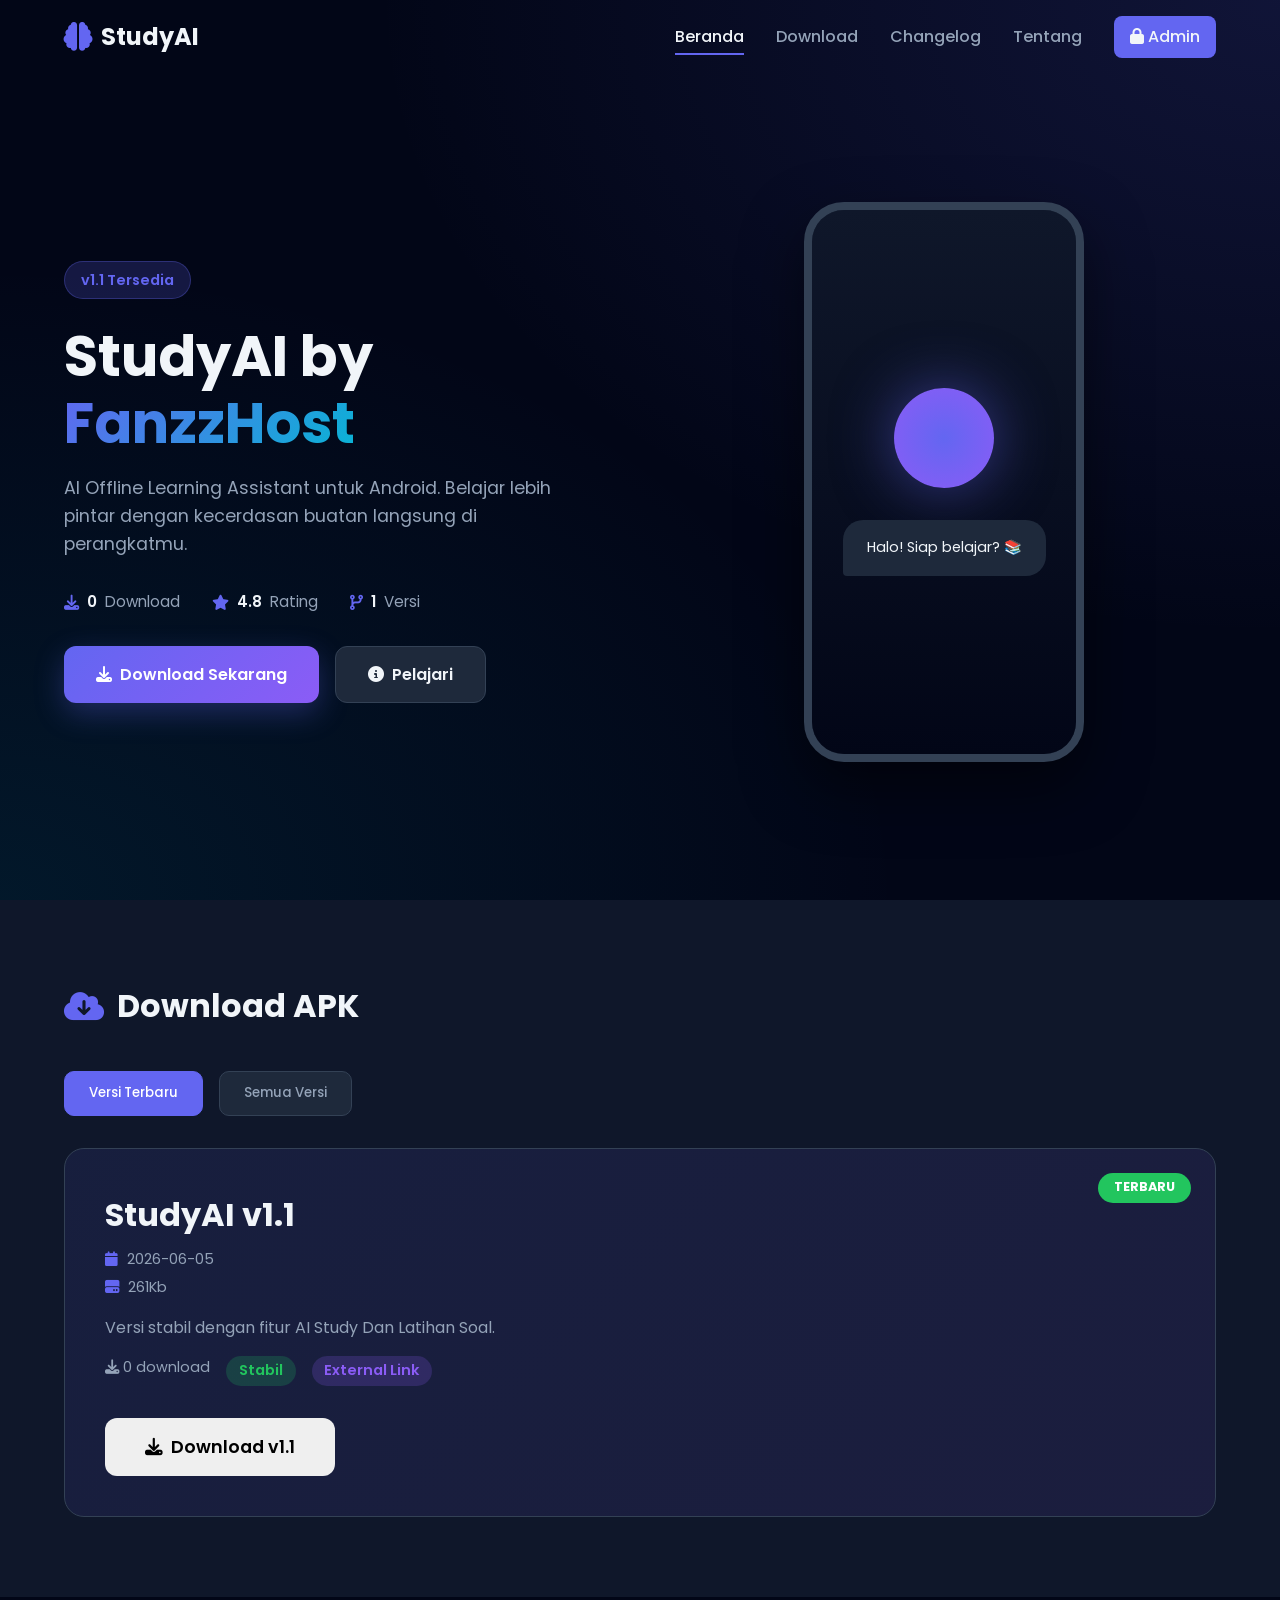
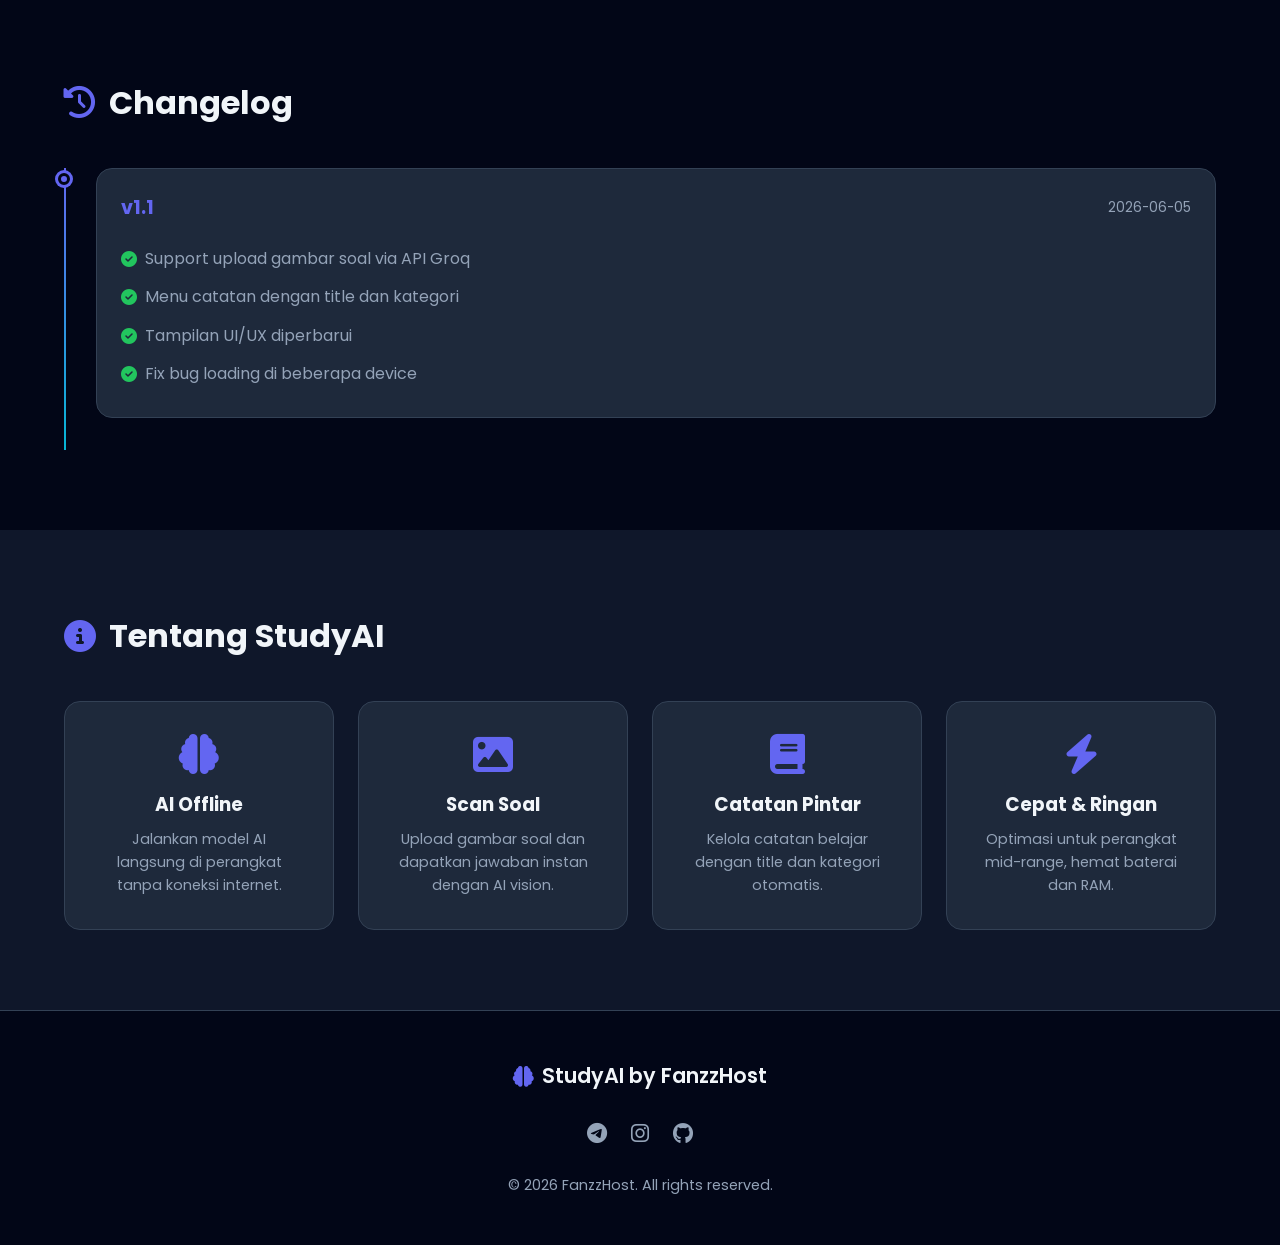
<file: index.html>
<!DOCTYPE html>
<html lang="id">
<head>
    <meta charset="UTF-8">
    <meta name="viewport" content="width=device-width, initial-scale=1.0">
    <title>StudyAI by FanzzHost - Download Portal</title>
    <link rel="stylesheet" href="style.css">
    <link href="https://fonts.googleapis.com/css2?family=Poppins:wght@300;400;500;600;700&display=swap" rel="stylesheet">
    <link rel="stylesheet" href="https://cdnjs.cloudflare.com/ajax/libs/font-awesome/6.4.0/css/all.min.css">
</head>
<body>
    <nav class="navbar">
        <div class="nav-brand"><i class="fas fa-brain"></i><span>StudyAI</span></div>
        <div class="nav-links">
            <a href="#home" class="active">Beranda</a>
            <a href="#download">Download</a>
            <a href="#changelog">Changelog</a>
            <a href="#about">Tentang</a>
            <a href="admin.html" class="admin-link"><i class="fas fa-lock"></i> Admin</a>
        </div>
        <div class="hamburger"><span></span><span></span><span></span></div>
    </nav>

    <section id="home" class="hero">
        <div class="hero-content">
            <div class="hero-badge">v<span id="latest-version">1.1</span> Tersedia</div>
            <h1>StudyAI by <span class="highlight">FanzzHost</span></h1>
            <p>AI Offline Learning Assistant untuk Android. Belajar lebih pintar dengan kecerdasan buatan langsung di perangkatmu.</p>
            <div class="hero-stats">
                <div class="stat"><i class="fas fa-download"></i><span id="total-downloads">0</span> Download</div>
                <div class="stat"><i class="fas fa-star"></i><span>4.8</span> Rating</div>
                <div class="stat"><i class="fas fa-code-branch"></i><span id="total-versions">0</span> Versi</div>
            </div>
            <div class="hero-buttons">
                <a href="#download" class="btn btn-primary"><i class="fas fa-download"></i> Download Sekarang</a>
                <a href="#about" class="btn btn-secondary"><i class="fas fa-info-circle"></i> Pelajari</a>
            </div>
        </div>
        <div class="hero-visual">
            <div class="phone-mockup">
                <div class="phone-screen">
                    <div class="ai-orb"></div>
                    <div class="chat-bubble">Halo! Siap belajar? 📚</div>
                </div>
            </div>
        </div>
    </section>

    <section id="download" class="download-section">
        <h2 class="section-title"><i class="fas fa-cloud-download-alt"></i> Download APK</h2>
        <div class="version-tabs">
            <button class="tab-btn active" data-tab="latest">Versi Terbaru</button>
            <button class="tab-btn" data-tab="all">Semua Versi</button>
        </div>
        <div id="latest-tab" class="tab-content active"><div class="latest-card" id="latest-card"></div></div>
        <div id="all-tab" class="tab-content"><div class="versions-grid" id="versions-grid"></div></div>
    </section>

    <section id="changelog" class="changelog-section">
        <h2 class="section-title"><i class="fas fa-history"></i> Changelog</h2>
        <div class="timeline" id="changelog-timeline"></div>
    </section>

    <section id="about" class="about-section">
        <h2 class="section-title"><i class="fas fa-info-circle"></i> Tentang StudyAI</h2>
        <div class="about-grid">
            <div class="about-card"><i class="fas fa-brain"></i><h3>AI Offline</h3><p>Jalankan model AI langsung di perangkat tanpa koneksi internet.</p></div>
            <div class="about-card"><i class="fas fa-image"></i><h3>Scan Soal</h3><p>Upload gambar soal dan dapatkan jawaban instan dengan AI vision.</p></div>
            <div class="about-card"><i class="fas fa-book"></i><h3>Catatan Pintar</h3><p>Kelola catatan belajar dengan title dan kategori otomatis.</p></div>
            <div class="about-card"><i class="fas fa-bolt"></i><h3>Cepat & Ringan</h3><p>Optimasi untuk perangkat mid-range, hemat baterai dan RAM.</p></div>
        </div>
    </section>

    <footer>
        <div class="footer-content">
            <div class="footer-brand"><i class="fas fa-brain"></i><span>StudyAI by FanzzHost</span></div>
            <div class="footer-links">
                <a href="https://t.me/fanzzhost" target="_blank"><i class="fab fa-telegram"></i></a>
                <a href="https://instagram.com/fanzzhost" target="_blank"><i class="fab fa-instagram"></i></a>
                <a href="https://github.com/fanzzhost" target="_blank"><i class="fab fa-github"></i></a>
            </div>
            <p class="footer-copy">&copy; 2026 FanzzHost. All rights reserved.</p>
        </div>
    </footer>

    <script src="data.js"></script>
    <script>
        window.addEventListener('scroll', () => {
            document.querySelector('.navbar').classList.toggle('scrolled', window.scrollY > 50);
        });
        document.querySelector('.hamburger').addEventListener('click', () => {
            document.querySelector('.nav-links').classList.toggle('active');
        });
        document.querySelectorAll('a[href^="#"]').forEach(anchor => {
            anchor.addEventListener('click', function(e) {
                e.preventDefault();
                document.querySelector(this.getAttribute('href')).scrollIntoView({ behavior: 'smooth' });
                document.querySelector('.nav-links').classList.remove('active');
            });
        });
        document.querySelectorAll('.tab-btn').forEach(btn => {
            btn.addEventListener('click', () => {
                document.querySelectorAll('.tab-btn').forEach(b => b.classList.remove('active'));
                document.querySelectorAll('.tab-content').forEach(c => c.classList.remove('active'));
                btn.classList.add('active');
                document.getElementById(btn.dataset.tab + '-tab').classList.add('active');
            });
        });

        function formatBytes(bytes) {
            if (bytes === 0) return '0 Bytes';
            const k = 1024, sizes = ['Bytes','KB','MB','GB'];
            const i = Math.floor(Math.log(bytes) / Math.log(k));
            return parseFloat((bytes / Math.pow(k, i)).toFixed(2)) + ' ' + sizes[i];
        }

        async function renderPortal() {
            const data = await Storage.getData();
            const versions = data.versions;
            document.getElementById('total-versions').textContent = versions.length;
            document.getElementById('total-downloads').textContent = versions.reduce((a,v) => a + (v.downloads || 0), 0);

            if (versions.length === 0) {
                document.getElementById('latest-card').innerHTML = '<p class="empty">Belum ada versi tersedia.</p>';
                document.getElementById('versions-grid').innerHTML = '<p class="empty">Belum ada versi tersedia.</p>';
                return;
            }

            const latest = versions[0];
            document.getElementById('latest-version').textContent = latest.version;
            const fileSize = latest.fileData ? formatBytes(latest.fileSize || 0) : (latest.size || 'Unknown');
            const downloadOnClick = latest.fileData
                ? `onclick="downloadLocalFile('${latest.id}')"`
                : `onclick="incrementDownload('${latest.id}', '${latest.link}')"`;

            document.getElementById('latest-card').innerHTML = `
                <div class="latest-badge">TERBARU</div>
                <div class="latest-info">
                    <h3>StudyAI v${latest.version}</h3>
                    <p class="latest-date"><i class="fas fa-calendar"></i> ${latest.date}</p>
                    <p class="latest-size"><i class="fas fa-hdd"></i> ${fileSize}</p>
                    <p class="latest-desc">${latest.description || 'Versi terbaru StudyAI dengan fitur terbaru.'}</p>
                    <div class="latest-meta">
                        <span><i class="fas fa-download"></i> ${latest.downloads || 0} download</span>
                        <span class="badge ${latest.status === 'stable' ? 'stable' : 'beta'}">${latest.status === 'stable' ? 'Stabil' : 'Beta'}</span>
                        ${latest.fileData ? '<span class="badge local">Local File</span>' : '<span class="badge external">External Link</span>'}
                    </div>
                </div>
                <button class="btn btn-download" ${downloadOnClick}>
                    <i class="fas fa-download"></i> Download v${latest.version}
                </button>
            `;

            document.getElementById('versions-grid').innerHTML = versions.map((v, i) => {
                const vSize = v.fileData ? formatBytes(v.fileSize || 0) : (v.size || 'Unknown');
                const vOnClick = v.fileData
                    ? `onclick="downloadLocalFile('${v.id}')"`
                    : `onclick="incrementDownload('${v.id}', '${v.link}')"`;
                return `
                <div class="version-card ${i === 0 ? 'highlight-card' : ''}">
                    <div class="version-header">
                        <h4>v${v.version}</h4>
                        <span class="badge ${v.status === 'stable' ? 'stable' : 'beta'}">${v.status === 'stable' ? 'Stabil' : 'Beta'}</span>
                    </div>
                    <p class="version-date"><i class="fas fa-calendar"></i> ${v.date}</p>
                    <p class="version-size"><i class="fas fa-hdd"></i> ${vSize}</p>
                    <p class="version-desc">${v.description || ''}</p>
                    <div class="version-footer">
                        <span><i class="fas fa-download"></i> ${v.downloads || 0}</span>
                        <button class="btn btn-small" ${vOnClick}>
                            <i class="fas fa-download"></i> Download
                        </button>
                    </div>
                </div>
            `}).join('');

            const logs = data.changelogs;
            document.getElementById('changelog-timeline').innerHTML = logs.length === 0
                ? '<p class="empty">Belum ada changelog.</p>'
                : logs.map(log => `
                    <div class="timeline-item">
                        <div class="timeline-dot"></div>
                        <div class="timeline-content">
                            <div class="timeline-header"><h4>v${log.version}</h4><span class="timeline-date">${log.date}</span></div>
                            <ul class="changelog-list">${log.changes.map(c => `<li><i class="fas fa-check-circle"></i> ${c}</li>`).join('')}</ul>
                        </div>
                    </div>
                `).join('');
        }

        function downloadLocalFile(id) {
            Storage.downloadFile(id);
        }

        async function incrementDownload(id, link) {
            await Storage.incrementDownload(id);
            setTimeout(renderPortal, 500);
            if (link && link !== '#') {
                window.open(link, '_blank');
            }
        }

        renderPortal();
    </script>
</body>
</html>
</file>
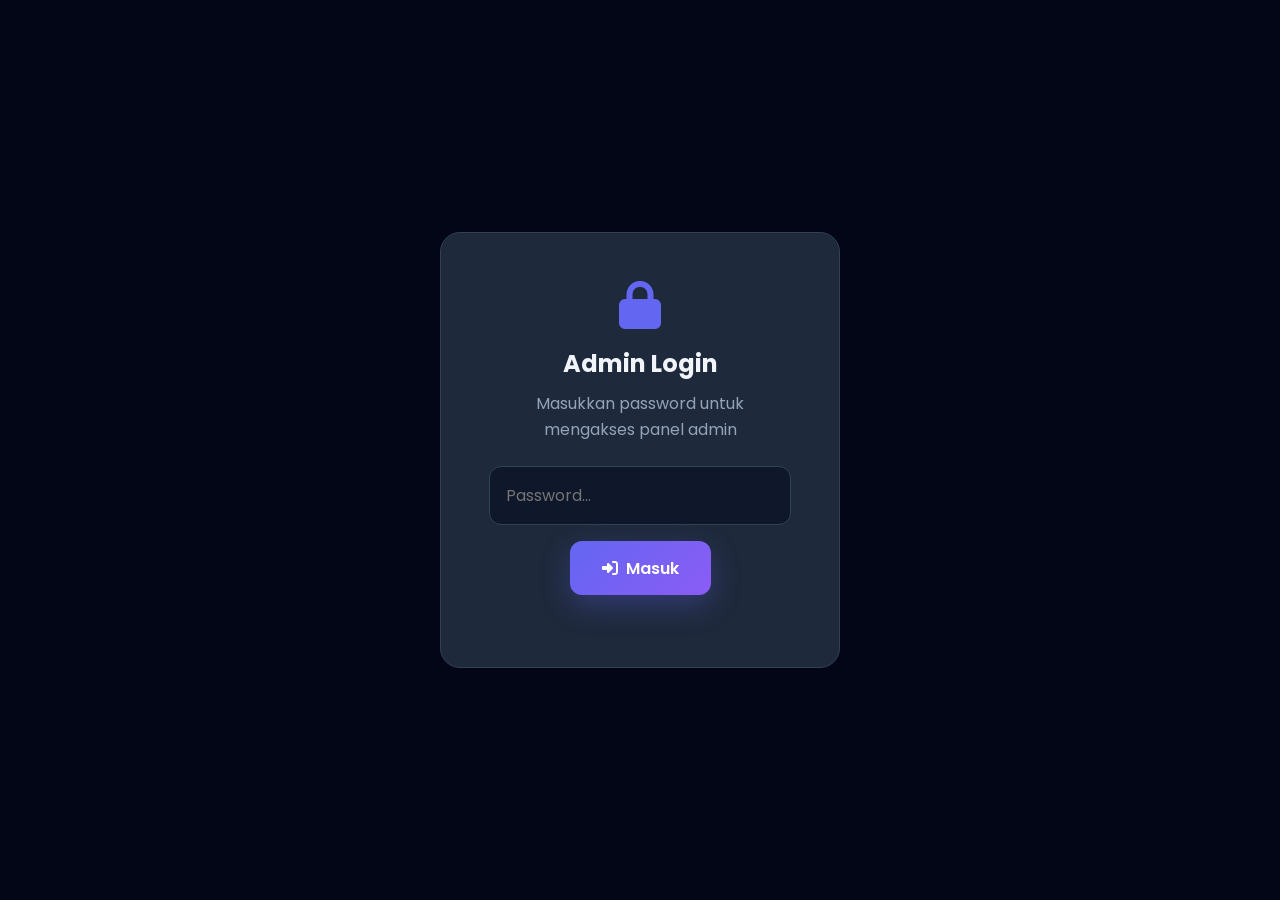
<file: admin.html>
<!DOCTYPE html>
<html lang="id">
<head>
    <meta charset="UTF-8">
    <meta name="viewport" content="width=device-width, initial-scale=1.0">
    <title>Admin Panel - StudyAI Portal</title>
    <link rel="stylesheet" href="style.css">
    <link href="https://fonts.googleapis.com/css2?family=Poppins:wght@300;400;500;600;700&display=swap" rel="stylesheet">
    <link rel="stylesheet" href="https://cdnjs.cloudflare.com/ajax/libs/font-awesome/6.4.0/css/all.min.css">
</head>
<body class="admin-body">
    <div id="login-overlay" class="login-overlay">
        <div class="login-box">
            <i class="fas fa-lock login-icon"></i>
            <h2>Admin Login</h2>
            <p>Masukkan password untuk mengakses panel admin</p>
            <input type="password" id="admin-pass" placeholder="Password..." autocomplete="off">
            <button onclick="checkLogin()" class="btn btn-primary"><i class="fas fa-sign-in-alt"></i> Masuk</button>
            <p id="login-error" class="login-error"></p>
        </div>
    </div>

    <div class="admin-layout" id="admin-layout" style="display:none;">
        <aside class="admin-sidebar">
            <div class="sidebar-brand">
                <i class="fas fa-brain"></i>
                <span>StudyAI Admin</span>
            </div>
            <nav class="sidebar-nav">
                <a href="#dashboard" class="active" onclick="showSection('dashboard')">
                    <i class="fas fa-tachometer-alt"></i> Dashboard
                </a>
                <a href="#versions" onclick="showSection('versions')">
                    <i class="fas fa-code-branch"></i> Kelola Versi
                </a>
                <a href="#changelogs" onclick="showSection('changelogs')">
                    <i class="fas fa-list-ul"></i> Changelog
                </a>
                <a href="#config" onclick="showSection('config')">
                    <i class="fas fa-cog"></i> GitHub DB
                </a>
                <a href="index.html">
                    <i class="fas fa-arrow-left"></i> Kembali ke Portal
                </a>
            </nav>
        </aside>

        <main class="admin-main">
            <header class="admin-header">
                <h1 id="page-title">Dashboard</h1>
                <div class="admin-user">
                    <i class="fas fa-user-shield"></i>
                    <span>Administrator</span>
                    <button onclick="logout()" class="btn btn-small btn-danger"><i class="fas fa-sign-out-alt"></i></button>
                </div>
            </header>

            <section id="dashboard-section" class="admin-section active">
                <div class="stats-grid">
                    <div class="stat-card blue">
                        <i class="fas fa-code-branch"></i>
                        <div><h3 id="dash-versions">0</h3><p>Total Versi</p></div>
                    </div>
                    <div class="stat-card green">
                        <i class="fas fa-download"></i>
                        <div><h3 id="dash-downloads">0</h3><p>Total Download</p></div>
                    </div>
                    <div class="stat-card purple">
                        <i class="fas fa-list-ul"></i>
                        <div><h3 id="dash-logs">0</h3><p>Total Changelog</p></div>
                    </div>
                    <div class="stat-card orange">
                        <i class="fas fa-calendar-check"></i>
                        <div><h3 id="dash-latest">-</h3><p>Versi Terbaru</p></div>
                    </div>
                </div>
                <div class="github-status-card" id="github-status-card">
                    <i class="fas fa-database"></i>
                    <div>
                        <h4>Status Database</h4>
                        <p id="db-status-text">Memeriksa...</p>
                    </div>
                </div>
                <div class="recent-section">
                    <h3><i class="fas fa-clock"></i> Versi Terbaru</h3>
                    <div class="table-responsive">
                        <table class="data-table">
                            <thead><tr><th>Versi</th><th>Tanggal</th><th>Status</th><th>Download</th><th>Link</th></tr></thead>
                            <tbody id="recent-versions"></tbody>
                        </table>
                    </div>
                </div>
            </section>

            <section id="versions-section" class="admin-section">
                <div class="section-header">
                    <h2><i class="fas fa-code-branch"></i> Kelola Versi APK</h2>
                    <button onclick="openModal('version')" class="btn btn-primary"><i class="fas fa-plus"></i> Tambah Versi</button>
                </div>
                <div class="table-responsive">
                    <table class="data-table">
                        <thead><tr><th>Versi</th><th>Tanggal</th><th>Ukuran</th><th>Status</th><th>Download</th><th>Tipe</th><th>Aksi</th></tr></thead>
                        <tbody id="versions-table"></tbody>
                    </table>
                </div>
            </section>

            <section id="changelogs-section" class="admin-section">
                <div class="section-header">
                    <h2><i class="fas fa-list-ul"></i> Kelola Changelog</h2>
                    <button onclick="openModal('changelog')" class="btn btn-primary"><i class="fas fa-plus"></i> Tambah Changelog</button>
                </div>
                <div class="table-responsive">
                    <table class="data-table">
                        <thead><tr><th>Versi</th><th>Tanggal</th><th>Perubahan</th><th>Aksi</th></tr></thead>
                        <tbody id="changelogs-table"></tbody>
                    </table>
                </div>
            </section>

            <section id="config-section" class="admin-section">
                <div class="section-header">
                    <h2><i class="fab fa-github"></i> Konfigurasi GitHub Database</h2>
                </div>

                <div class="config-wrapper">
                    <div class="config-card">
                        <div class="config-header">
                            <i class="fab fa-github"></i>
                            <div>
                                <h3>Hubungkan ke GitHub</h3>
                                <p>Data tersimpan di repository GitHub, semua pengunjung melihat data yang sama.</p>
                            </div>
                        </div>

                        <form id="config-form" onsubmit="saveConfig(event)">
                            <div class="form-row">
                                <div class="form-group">
                                    <label><i class="fas fa-user"></i> GitHub Owner</label>
                                    <input type="text" id="cfg-owner" placeholder="contoh: fanzzhost" required>
                                </div>
                                <div class="form-group">
                                    <label><i class="fas fa-folder"></i> Repository</label>
                                    <input type="text" id="cfg-repo" placeholder="contoh: studyai-data" required>
                                </div>
                            </div>
                            <div class="form-row">
                                <div class="form-group">
                                    <label><i class="fas fa-file"></i> File Path</label>
                                    <input type="text" id="cfg-path" value="data.json" required>
                                </div>
                                <div class="form-group">
                                    <label><i class="fas fa-code-branch"></i> Branch</label>
                                    <input type="text" id="cfg-branch" value="main" required>
                                </div>
                            </div>
                            <div class="form-group">
                                <label><i class="fas fa-key"></i> GitHub Token (Classic)</label>
                                <div class="token-input-wrapper">
                                    <input type="password" id="cfg-token" placeholder="ghp_xxxxxxxxxxxxxxxxxxxx" required>
                                    <button type="button" onclick="toggleTokenVisibility()" class="btn-toggle"><i class="fas fa-eye"></i></button>
                                </div>
                                <small class="form-hint">Token wajib punya scope <b>repo</b>. Buat di <a href="https://github.com/settings/tokens" target="_blank">github.com/settings/tokens</a></small>
                            </div>

                            <div class="config-actions">
                                <button type="submit" class="btn btn-primary"><i class="fas fa-save"></i> Simpan</button>
                                <button type="button" onclick="testConnection()" class="btn btn-info"><i class="fas fa-plug"></i> Cek Koneksi</button>
                                <button type="button" onclick="initDatabase()" class="btn btn-warning"><i class="fas fa-database"></i> Buat Database</button>
                                <button type="button" onclick="syncNow()" class="btn btn-success"><i class="fas fa-sync"></i> Sync Sekarang</button>
                            </div>
                        </form>

                        <div id="config-status" class="config-status"></div>

                        <div class="config-info">
                            <h4><i class="fas fa-book"></i> Cara Setup:</h4>
                            <ol>
                                <li>Buat repository baru di GitHub (bisa private)</li>
                                <li>Buat Personal Access Token di <a href="https://github.com/settings/tokens" target="_blank">Settings > Tokens</a></li>
                                <li>Centang scope <b>repo</b> (full control)</li>
                                <li>Isi form di atas, klik <b>Simpan</b></li>
                                <li>Klik <b>Cek Koneksi</b> untuk verifikasi</li>
                                <li>Klik <b>Buat Database</b> kalau file belum ada</li>
                                <li>Klik <b>Sync Sekarang</b> untuk push data lokal</li>
                            </ol>
                            <p class="config-note"><i class="fas fa-info-circle"></i> <b>Catatan:</b> File APK yang diupload hanya tersimpan di localStorage device ini. Data di GitHub hanya menyimpan metadata (versi, link, download count, changelog) agar tidak error 422.</p>
                        </div>
                    </div>
                </div>
            </section>
        </main>
    </div>

    <div id="version-modal" class="modal">
        <div class="modal-content">
            <div class="modal-header">
                <h3 id="version-modal-title">Tambah Versi Baru</h3>
                <button onclick="closeModal('version')" class="btn-close"><i class="fas fa-times"></i></button>
            </div>
            <form id="version-form" onsubmit="saveVersion(event)">
                <input type="hidden" id="v-id">
                <div class="form-group">
                    <label>Versi (contoh: 1.2)</label>
                    <input type="text" id="v-version" required placeholder="1.2">
                </div>
                <div class="form-row">
                    <div class="form-group"><label>Tanggal</label><input type="date" id="v-date" required></div>
                    <div class="form-group">
                        <label>Status</label>
                        <select id="v-status"><option value="stable">Stabil</option><option value="beta">Beta</option></select>
                    </div>
                </div>
                <div class="form-group">
                    <label>Tipe File</label>
                    <select id="v-type" onchange="toggleFileType()">
                        <option value="link">External Link (MediaFire, dll)</option>
                        <option value="upload">Upload APK Langsung (Hanya Local)</option>
                    </select>
                </div>
                <div id="link-input" class="form-group">
                    <label>Link Download</label>
                    <input type="url" id="v-link" placeholder="https://...">
                </div>
                <div id="upload-input" class="form-group" style="display:none;">
                    <label>Upload File APK <span class="label-badge">Local Only</span></label>
                    <div class="file-upload-area" id="file-drop-zone">
                        <i class="fas fa-cloud-upload-alt"></i>
                        <p>Drag & drop file APK di sini</p>
                        <p>atau <span class="upload-text">klik untuk browse</span></p>
                        <input type="file" id="v-file" accept=".apk" onchange="handleFileSelect(event)">
                    </div>
                    <div id="file-info" class="file-info" style="display:none;">
                        <i class="fas fa-file-archive"></i>
                        <span id="file-name">-</span>
                        <span id="file-size">-</span>
                        <button type="button" onclick="clearFile()" class="btn-icon btn-delete"><i class="fas fa-times"></i></button>
                    </div>
                    <small class="form-hint warn">File APK tidak akan di-sync ke GitHub. Hanya tersimpan di browser ini.</small>
                </div>
                <div class="form-group">
                    <label>Deskripsi Singkat</label>
                    <textarea id="v-desc" rows="2" placeholder="Deskripsi versi..."></textarea>
                </div>
                <div class="modal-footer">
                    <button type="button" onclick="closeModal('version')" class="btn btn-secondary">Batal</button>
                    <button type="submit" class="btn btn-primary"><i class="fas fa-save"></i> Simpan</button>
                </div>
            </form>
        </div>
    </div>

    <div id="changelog-modal" class="modal">
        <div class="modal-content">
            <div class="modal-header">
                <h3 id="changelog-modal-title">Tambah Changelog</h3>
                <button onclick="closeModal('changelog')" class="btn-close"><i class="fas fa-times"></i></button>
            </div>
            <form id="changelog-form" onsubmit="saveChangelog(event)">
                <input type="hidden" id="c-id">
                <div class="form-row">
                    <div class="form-group"><label>Versi</label><input type="text" id="c-version" required placeholder="1.2"></div>
                    <div class="form-group"><label>Tanggal</label><input type="date" id="c-date" required></div>
                </div>
                <div class="form-group">
                    <label>Daftar Perubahan (satu per baris)</label>
                    <textarea id="c-changes" rows="5" required placeholder="Fix bug login&#10;Tambah fitur dark mode&#10;Optimasi performa"></textarea>
                </div>
                <div class="modal-footer">
                    <button type="button" onclick="closeModal('changelog')" class="btn btn-secondary">Batal</button>
                    <button type="submit" class="btn btn-primary"><i class="fas fa-save"></i> Simpan</button>
                </div>
            </form>
        </div>
    </div>

    <script src="data.js"></script>
    <script>
        const ADMIN_PASS = 'admin123';
        let currentFileData = null, currentFileName = '', currentFileSize = 0;

        if (localStorage.getItem('admin_logged') === 'true') {
            document.getElementById('login-overlay').style.display = 'none';
            document.getElementById('admin-layout').style.display = 'flex';
            renderAdmin();
        }

        function checkLogin() {
            const pass = document.getElementById('admin-pass').value;
            if (pass === ADMIN_PASS) {
                localStorage.setItem('admin_logged', 'true');
                document.getElementById('login-overlay').style.display = 'none';
                document.getElementById('admin-layout').style.display = 'flex';
                renderAdmin();
            } else {
                document.getElementById('login-error').textContent = 'Password salah!';
                document.getElementById('admin-pass').value = '';
            }
        }
        function logout() { localStorage.removeItem('admin_logged'); location.reload(); }
        document.getElementById('admin-pass').addEventListener('keypress', e => { if (e.key === 'Enter') checkLogin(); });

        function showSection(section) {
            document.querySelectorAll('.admin-section').forEach(s => s.classList.remove('active'));
            document.getElementById(section + '-section').classList.add('active');
            document.querySelectorAll('.sidebar-nav a').forEach(a => a.classList.remove('active'));
            event.target.classList.add('active');
            const titles = { dashboard: 'Dashboard', versions: 'Kelola Versi', changelogs: 'Kelola Changelog', config: 'Konfigurasi GitHub' };
            document.getElementById('page-title').textContent = titles[section];
            renderAdmin();
        }

        function formatBytes(bytes) {
            if (bytes === 0) return '0 Bytes';
            const k = 1024, sizes = ['Bytes','KB','MB','GB'];
            const i = Math.floor(Math.log(bytes) / Math.log(k));
            return parseFloat((bytes / Math.pow(k, i)).toFixed(2)) + ' ' + sizes[i];
        }

        async function renderAdmin() {
            const data = await Storage.getData();
            document.getElementById('dash-versions').textContent = data.versions.length;
            document.getElementById('dash-downloads').textContent = data.versions.reduce((a,v) => a + (v.downloads || 0), 0);
            document.getElementById('dash-logs').textContent = data.changelogs.length;
            document.getElementById('dash-latest').textContent = data.versions[0]?.version || '-';

            const cfg = Storage.getConfig();
            const statusCard = document.getElementById('github-status-card');
            const statusText = document.getElementById('db-status-text');
            if (Storage.isGithubEnabled()) {
                statusCard.className = 'github-status-card connected';
                statusText.innerHTML = `<i class="fas fa-check-circle"></i> GitHub DB aktif: <b>${cfg.owner}/${cfg.repo}</b>`;
            } else {
                statusCard.className = 'github-status-card local';
                statusText.innerHTML = `<i class="fas fa-hdd"></i> Local Storage (tidak tersinkron)`;
            }

            document.getElementById('recent-versions').innerHTML = data.versions.slice(0,5).map(v => {
                const vSize = v.fileData ? formatBytes(v.fileSize || 0) : (v.size || '-');
                return `<tr><td><strong>v${v.version}</strong></td><td>${v.date}</td><td><span class="badge ${v.status==='stable'?'stable':'beta'}">${v.status==='stable'?'Stabil':'Beta'}</span></td><td>${v.downloads||0}</td><td><a href="${v.link||'#'}" target="_blank" class="link-small"><i class="fas fa-external-link-alt"></i></a></td></tr>`;
            }).join('') || '<tr><td colspan="5" class="empty-cell">Belum ada data</td></tr>';

            document.getElementById('versions-table').innerHTML = data.versions.map(v => {
                const vSize = v.fileData ? formatBytes(v.fileSize || 0) : (v.size || '-');
                return `<tr><td><strong>v${v.version}</strong></td><td>${v.date}</td><td>${vSize}</td><td><span class="badge ${v.status==='stable'?'stable':'beta'}">${v.status==='stable'?'Stabil':'Beta'}</span></td><td>${v.downloads||0}</td><td>${v.fileData?'<span class="badge local">Local File</span>':'<span class="badge external">External</span>'}</td><td class="actions"><button onclick="editVersion('${v.id}')" class="btn-icon btn-edit"><i class="fas fa-edit"></i></button><button onclick="deleteVersion('${v.id}')" class="btn-icon btn-delete"><i class="fas fa-trash"></i></button></td></tr>`;
            }).join('') || '<tr><td colspan="7" class="empty-cell">Belum ada data. Klik "Tambah Versi" untuk menambahkan.</td></tr>';

            document.getElementById('changelogs-table').innerHTML = data.changelogs.map(c => `<tr><td><strong>v${c.version}</strong></td><td>${c.date}</td><td><ul class="table-list">${c.changes.map(ch=>`<li>${ch}</li>`).join('')}</ul></td><td class="actions"><button onclick="editChangelog('${c.id}')" class="btn-icon btn-edit"><i class="fas fa-edit"></i></button><button onclick="deleteChangelog('${c.id}')" class="btn-icon btn-delete"><i class="fas fa-trash"></i></button></td></tr>`).join('') || '<tr><td colspan="4" class="empty-cell">Belum ada data. Klik "Tambah Changelog" untuk menambahkan.</td></tr>';

            if (cfg.owner) document.getElementById('cfg-owner').value = cfg.owner;
            if (cfg.repo) document.getElementById('cfg-repo').value = cfg.repo;
            if (cfg.path) document.getElementById('cfg-path').value = cfg.path;
            if (cfg.token) document.getElementById('cfg-token').value = cfg.token;
            if (cfg.branch) document.getElementById('cfg-branch').value = cfg.branch;
        }

        function toggleFileType() {
            const type = document.getElementById('v-type').value;
            document.getElementById('link-input').style.display = type === 'link' ? 'block' : 'none';
            document.getElementById('upload-input').style.display = type === 'upload' ? 'block' : 'none';
        }
        function handleFileSelect(event) {
            const file = event.target.files[0];
            if (!file) return;
            if (!file.name.endsWith('.apk')) { alert('Hanya file APK!'); return; }
            if (file.size > 50*1024*1024) { alert('Maksimal 50MB!'); return; }
            const reader = new FileReader();
            reader.onload = function(e) {
                currentFileData = e.target.result; currentFileName = file.name; currentFileSize = file.size;
                document.getElementById('file-name').textContent = file.name;
                document.getElementById('file-size').textContent = formatBytes(file.size);
                document.getElementById('file-info').style.display = 'flex';
                document.getElementById('file-drop-zone').style.display = 'none';
            };
            reader.readAsDataURL(file);
        }
        function clearFile() {
            currentFileData = null; currentFileName = ''; currentFileSize = 0;
            document.getElementById('v-file').value = '';
            document.getElementById('file-info').style.display = 'none';
            document.getElementById('file-drop-zone').style.display = 'block';
        }
        const dropZone = document.getElementById('file-drop-zone');
        if (dropZone) {
            dropZone.addEventListener('dragover', e => { e.preventDefault(); dropZone.classList.add('dragover'); });
            dropZone.addEventListener('dragleave', e => { e.preventDefault(); dropZone.classList.remove('dragover'); });
            dropZone.addEventListener('drop', e => {
                e.preventDefault(); dropZone.classList.remove('dragover');
                const files = e.dataTransfer.files;
                if (files.length > 0) { document.getElementById('v-file').files = files; handleFileSelect({target:{files:files}}); }
            });
        }
        function openModal(type) {
            document.getElementById(type+'-modal').classList.add('active');
            document.getElementById(type+'-form').reset();
            document.getElementById(type==='version'?'v-id':'c-id').value = '';
            document.getElementById(type+'-modal-title').textContent = 'Tambah ' + (type==='version'?'Versi':'Changelog') + ' Baru';
            const today = new Date().toISOString().split('T')[0];
            if (type === 'version') {
                document.getElementById('v-date').value = today;
                document.getElementById('v-type').value = 'link';
                clearFile(); toggleFileType();
            } else { document.getElementById('c-date').value = today; }
        }
        function closeModal(type) { document.getElementById(type+'-modal').classList.remove('active'); }

        async function saveVersion(e) {
            e.preventDefault();
            const id = document.getElementById('v-id').value;
            const type = document.getElementById('v-type').value;
            let link = '', fileData = null, fileSize = 0, size = '';
            if (type === 'link') {
                link = document.getElementById('v-link').value;
                if (!link) { alert('Link wajib diisi!'); return; }
                size = 'External';
            } else {
                if (!currentFileData && !id) { alert('Upload APK dulu!'); return; }
                fileData = currentFileData; fileSize = currentFileSize; size = formatBytes(currentFileSize); link = '#';
            }
            const version = {
                id: id || 'v_'+Date.now(),
                version: document.getElementById('v-version').value,
                date: document.getElementById('v-date').value,
                size: size, status: document.getElementById('v-status').value,
                link: link, description: document.getElementById('v-desc').value,
                downloads: id ? (await Storage.getData()).versions.find(v=>v.id===id)?.downloads||0 : 0,
                fileData: fileData, fileSize: fileSize
            };
            if (id) await Storage.updateVersion(version); else await Storage.addVersion(version);
            closeModal('version'); renderAdmin();
        }
        async function saveChangelog(e) {
            e.preventDefault();
            const id = document.getElementById('c-id').value;
            const changelog = {
                id: id || 'c_'+Date.now(),
                version: document.getElementById('c-version').value,
                date: document.getElementById('c-date').value,
                changes: document.getElementById('c-changes').value.split('\n').filter(l=>l.trim())
            };
            if (id) await Storage.updateChangelog(changelog); else await Storage.addChangelog(changelog);
            closeModal('changelog'); renderAdmin();
        }
        async function editVersion(id) {
            const v = (await Storage.getData()).versions.find(x=>x.id===id);
            if (!v) return;
            document.getElementById('v-id').value = v.id;
            document.getElementById('v-version').value = v.version;
            document.getElementById('v-date').value = v.date;
            document.getElementById('v-status').value = v.status;
            document.getElementById('v-desc').value = v.description || '';
            if (v.fileData) {
                document.getElementById('v-type').value = 'upload';
                currentFileData = v.fileData; currentFileName = 'StudyAI_v'+v.version+'.apk'; currentFileSize = v.fileSize||0;
                document.getElementById('file-name').textContent = currentFileName;
                document.getElementById('file-size').textContent = formatBytes(currentFileSize);
                document.getElementById('file-info').style.display = 'flex';
                document.getElementById('file-drop-zone').style.display = 'none';
            } else {
                document.getElementById('v-type').value = 'link';
                document.getElementById('v-link').value = v.link || '';
                clearFile();
            }
            toggleFileType();
            document.getElementById('version-modal-title').textContent = 'Edit Versi';
            document.getElementById('version-modal').classList.add('active');
        }
        async function editChangelog(id) {
            const c = (await Storage.getData()).changelogs.find(x=>x.id===id);
            if (!c) return;
            document.getElementById('c-id').value = c.id;
            document.getElementById('c-version').value = c.version;
            document.getElementById('c-date').value = c.date;
            document.getElementById('c-changes').value = c.changes.join('\n');
            document.getElementById('changelog-modal-title').textContent = 'Edit Changelog';
            document.getElementById('changelog-modal').classList.add('active');
        }
        async function deleteVersion(id) { if (confirm('Hapus versi ini?')) { await Storage.deleteVersion(id); renderAdmin(); } }
        async function deleteChangelog(id) { if (confirm('Hapus changelog ini?')) { await Storage.deleteChangelog(id); renderAdmin(); } }

        // ===== GITHUB CONFIG =====
        function saveConfig(e) {
            e.preventDefault();
            const config = {
                owner: document.getElementById('cfg-owner').value.trim(),
                repo: document.getElementById('cfg-repo').value.trim(),
                path: document.getElementById('cfg-path').value.trim(),
                token: document.getElementById('cfg-token').value.trim(),
                branch: document.getElementById('cfg-branch').value.trim() || 'main'
            };
            Storage.saveConfig(config);
            showStatus('Konfigurasi disimpan! Sekarang klik "Cek Koneksi".', 'success');
        }
        async function testConnection() {
            showStatus('Menghubungkan ke GitHub...', 'info');
            try {
                const result = await Storage.testGithubConnection();
                showStatus(result.msg, result.ok ? 'success' : 'error');
            } catch(err) { showStatus('Error: ' + err.message, 'error'); }
        }
        async function initDatabase() {
            showStatus('Membuat database di GitHub...', 'info');
            try {
                await Storage.initGithubDatabase();
                showStatus('Database berhasil dibuat! Sekarang klik "Sync Sekarang".', 'success');
            } catch(err) { showStatus('Gagal: ' + err.message, 'error'); }
        }
        async function syncNow() {
            showStatus('Syncing data ke GitHub...', 'info');
            try {
                await Storage.syncToGithub();
                showStatus('Sync berhasil! Data di-push ke GitHub.', 'success');
            } catch(err) { showStatus('Sync gagal: ' + err.message, 'error'); }
        }
        function showStatus(msg, type) {
            const el = document.getElementById('config-status');
            el.innerHTML = '<i class="fas fa-' + (type==='success'?'check-circle':type==='error'?'exclamation-circle':'info-circle') + '"></i> ' + msg;
            el.className = 'config-status ' + type + ' show';
            setTimeout(() => { el.className = 'config-status'; }, 6000);
        }
        function toggleTokenVisibility() {
            const input = document.getElementById('cfg-token');
            const btn = event.currentTarget.querySelector('i');
            if (input.type === 'password') { input.type = 'text'; btn.className = 'fas fa-eye-slash'; }
            else { input.type = 'password'; btn.className = 'fas fa-eye'; }
        }
    </script>
</body>
</html>
</file>
<file: style.css>
:root {
    --primary: #6366f1;
    --primary-dark: #4f46e5;
    --secondary: #8b5cf6;
    --accent: #06b6d4;
    --dark: #0f172a;
    --darker: #020617;
    --card: #1e293b;
    --card-hover: #334155;
    --text: #f1f5f9;
    --text-muted: #94a3b8;
    --border: #334155;
    --success: #22c55e;
    --warning: #f59e0b;
    --danger: #ef4444;
    --info: #3b82f6;
    --glass: rgba(30, 41, 59, 0.8);
}

* { margin: 0; padding: 0; box-sizing: border-box; }
html { scroll-behavior: smooth; }
body {
    font-family: 'Poppins', sans-serif;
    background: var(--darker);
    color: var(--text);
    line-height: 1.6;
    overflow-x: hidden;
}

/* ===== NAVBAR ===== */
.navbar {
    position: fixed;
    top: 0; width: 100%;
    padding: 1rem 5%;
    display: flex;
    justify-content: space-between;
    align-items: center;
    z-index: 1000;
    transition: all 0.3s ease;
    background: transparent;
}
.navbar.scrolled {
    background: var(--glass);
    backdrop-filter: blur(20px);
    box-shadow: 0 4px 30px rgba(0,0,0,0.3);
}
.nav-brand {
    display: flex;
    align-items: center;
    gap: 0.5rem;
    font-size: 1.5rem;
    font-weight: 700;
    color: var(--text);
}
.nav-brand i { color: var(--primary); font-size: 1.8rem; }
.nav-links {
    display: flex;
    gap: 2rem;
    align-items: center;
}
.nav-links a {
    color: var(--text-muted);
    text-decoration: none;
    font-weight: 500;
    transition: all 0.3s ease;
    position: relative;
}
.nav-links a:hover, .nav-links a.active { color: var(--text); }
.nav-links a::after {
    content: '';
    position: absolute;
    bottom: -5px; left: 0;
    width: 0; height: 2px;
    background: var(--primary);
    transition: width 0.3s ease;
}
.nav-links a:hover::after, .nav-links a.active::after { width: 100%; }
.admin-link {
    background: var(--primary);
    color: var(--text) !important;
    padding: 0.5rem 1rem;
    border-radius: 8px;
}
.admin-link::after { display: none !important; }
.hamburger {
    display: none;
    flex-direction: column;
    gap: 5px;
    cursor: pointer;
}
.hamburger span {
    width: 25px; height: 2px;
    background: var(--text);
    transition: all 0.3s ease;
}

/* ===== HERO ===== */
.hero {
    min-height: 100vh;
    display: flex;
    align-items: center;
    padding: 8rem 5% 4rem;
    gap: 4rem;
    background: radial-gradient(ellipse at top right, rgba(99,102,241,0.15) 0%, transparent 50%),
                radial-gradient(ellipse at bottom left, rgba(6,182,212,0.1) 0%, transparent 50%);
}
.hero-content { flex: 1; animation: fadeInUp 0.8s ease; }
.hero-badge {
    display: inline-block;
    background: rgba(99,102,241,0.2);
    color: var(--primary);
    padding: 0.4rem 1rem;
    border-radius: 50px;
    font-size: 0.9rem;
    font-weight: 600;
    margin-bottom: 1.5rem;
    border: 1px solid rgba(99,102,241,0.3);
}
.hero h1 { font-size: 3.5rem; font-weight: 700; line-height: 1.2; margin-bottom: 1rem; }
.highlight {
    background: linear-gradient(135deg, var(--primary), var(--accent));
    -webkit-background-clip: text;
    -webkit-text-fill-color: transparent;
    background-clip: text;
}
.hero p { font-size: 1.1rem; color: var(--text-muted); margin-bottom: 2rem; max-width: 500px; }
.hero-stats { display: flex; gap: 2rem; margin-bottom: 2rem; }
.stat { display: flex; align-items: center; gap: 0.5rem; color: var(--text-muted); font-size: 0.95rem; }
.stat i { color: var(--primary); }
.stat span { color: var(--text); font-weight: 600; }
.hero-buttons { display: flex; gap: 1rem; }

.btn {
    display: inline-flex;
    align-items: center;
    gap: 0.5rem;
    padding: 0.9rem 2rem;
    border-radius: 12px;
    font-weight: 600;
    text-decoration: none;
    border: none;
    cursor: pointer;
    transition: all 0.3s ease;
    font-size: 1rem;
    font-family: inherit;
}
.btn-primary {
    background: linear-gradient(135deg, var(--primary), var(--secondary));
    color: white;
    box-shadow: 0 10px 30px rgba(99,102,241,0.3);
}
.btn-primary:hover { transform: translateY(-3px); box-shadow: 0 15px 40px rgba(99,102,241,0.4); }
.btn-secondary {
    background: var(--card);
    color: var(--text);
    border: 1px solid var(--border);
}
.btn-secondary:hover { background: var(--card-hover); transform: translateY(-3px); }
.btn-download { padding: 1rem 2.5rem; font-size: 1.1rem; margin-top: 1rem; }
.btn-small { padding: 0.5rem 1rem; font-size: 0.85rem; }
.btn-danger { background: var(--danger); color: white; }
.btn-success { background: var(--success); color: white; }
.btn-success:hover { background: #16a34a; transform: translateY(-2px); }
.btn-warning { background: var(--warning); color: var(--darker); }
.btn-warning:hover { background: #d97706; transform: translateY(-2px); }
.btn-info { background: var(--info); color: white; }
.btn-info:hover { background: #2563eb; transform: translateY(-2px); }

/* Phone Mockup */
.hero-visual { flex: 1; display: flex; justify-content: center; animation: fadeInUp 0.8s ease 0.2s both; }
.phone-mockup {
    width: 280px; height: 560px;
    background: var(--card);
    border-radius: 40px;
    border: 8px solid var(--border);
    position: relative;
    overflow: hidden;
    box-shadow: 0 25px 60px rgba(0,0,0,0.5);
}
.phone-screen {
    width: 100%; height: 100%;
    display: flex;
    flex-direction: column;
    align-items: center;
    justify-content: center;
    gap: 2rem;
    background: linear-gradient(180deg, var(--dark) 0%, var(--darker) 100%);
}
.ai-orb {
    width: 100px; height: 100px;
    border-radius: 50%;
    background: radial-gradient(circle, var(--primary) 0%, var(--secondary) 100%);
    box-shadow: 0 0 60px rgba(99,102,241,0.5);
    animation: pulse 2s ease infinite;
}
.chat-bubble {
    background: var(--card);
    padding: 1rem 1.5rem;
    border-radius: 20px 20px 20px 4px;
    font-size: 0.9rem;
    animation: fadeInUp 1s ease 0.5s both;
}

/* ===== SECTIONS ===== */
section { padding: 5rem 5%; }
.section-title {
    font-size: 2rem;
    margin-bottom: 2.5rem;
    display: flex;
    align-items: center;
    gap: 0.8rem;
}
.section-title i { color: var(--primary); }

/* ===== DOWNLOAD ===== */
.download-section { background: var(--dark); }
.version-tabs { display: flex; gap: 1rem; margin-bottom: 2rem; }
.tab-btn {
    padding: 0.7rem 1.5rem;
    background: var(--card);
    border: 1px solid var(--border);
    color: var(--text-muted);
    border-radius: 10px;
    cursor: pointer;
    font-family: inherit;
    font-weight: 500;
    transition: all 0.3s ease;
}
.tab-btn.active, .tab-btn:hover { background: var(--primary); color: white; border-color: var(--primary); }
.tab-content { display: none; animation: fadeIn 0.4s ease; }
.tab-content.active { display: block; }

.latest-card {
    background: linear-gradient(135deg, rgba(99,102,241,0.1), rgba(139,92,246,0.1));
    border: 1px solid var(--border);
    border-radius: 20px;
    padding: 2.5rem;
    position: relative;
    overflow: hidden;
}
.latest-badge {
    position: absolute;
    top: 1.5rem; right: 1.5rem;
    background: var(--success);
    color: white;
    padding: 0.3rem 1rem;
    border-radius: 50px;
    font-size: 0.8rem;
    font-weight: 700;
}
.latest-info h3 { font-size: 2rem; margin-bottom: 0.5rem; }
.latest-date, .latest-size { color: var(--text-muted); font-size: 0.9rem; margin-bottom: 0.3rem; }
.latest-date i, .latest-size i { color: var(--primary); margin-right: 0.3rem; }
.latest-desc { margin: 1rem 0; color: var(--text-muted); }
.latest-meta { display: flex; gap: 1rem; margin-bottom: 1rem; flex-wrap: wrap; }
.latest-meta span { color: var(--text-muted); font-size: 0.9rem; }

.badge {
    padding: 0.2rem 0.8rem;
    border-radius: 50px;
    font-size: 0.75rem;
    font-weight: 600;
}
.badge.stable { background: rgba(34,197,94,0.2); color: var(--success); }
.badge.beta { background: rgba(245,158,11,0.2); color: var(--warning); }
.badge.local { background: rgba(6,182,212,0.2); color: var(--accent); }
.badge.external { background: rgba(139,92,246,0.2); color: var(--secondary); }

.versions-grid {
    display: grid;
    grid-template-columns: repeat(auto-fill, minmax(300px, 1fr));
    gap: 1.5rem;
}
.version-card {
    background: var(--card);
    border: 1px solid var(--border);
    border-radius: 16px;
    padding: 1.5rem;
    transition: all 0.3s ease;
}
.version-card:hover {
    transform: translateY(-5px);
    border-color: var(--primary);
    box-shadow: 0 10px 30px rgba(0,0,0,0.3);
}
.highlight-card { border-color: var(--primary); background: linear-gradient(135deg, rgba(99,102,241,0.05), transparent); }
.version-header { display: flex; justify-content: space-between; align-items: center; margin-bottom: 0.8rem; }
.version-header h4 { font-size: 1.3rem; }
.version-date, .version-size { color: var(--text-muted); font-size: 0.85rem; margin-bottom: 0.3rem; }
.version-desc { color: var(--text-muted); font-size: 0.9rem; margin: 0.8rem 0; min-height: 40px; }
.version-footer {
    display: flex;
    justify-content: space-between;
    align-items: center;
    margin-top: 1rem;
    padding-top: 1rem;
    border-top: 1px solid var(--border);
}

/* ===== CHANGELOG ===== */
.changelog-section { background: var(--darker); }
.timeline { position: relative; padding-left: 2rem; }
.timeline::before {
    content: '';
    position: absolute;
    left: 0; top: 0; bottom: 0;
    width: 2px;
    background: linear-gradient(180deg, var(--primary), var(--accent));
}
.timeline-item { position: relative; padding-bottom: 2rem; animation: fadeInUp 0.5s ease both; }
.timeline-dot {
    position: absolute;
    left: -2.4rem; top: 0.3rem;
    width: 12px; height: 12px;
    border-radius: 50%;
    background: var(--primary);
    border: 3px solid var(--darker);
    box-shadow: 0 0 0 3px var(--primary);
}
.timeline-content {
    background: var(--card);
    border: 1px solid var(--border);
    border-radius: 16px;
    padding: 1.5rem;
}
.timeline-header { display: flex; justify-content: space-between; align-items: center; margin-bottom: 1rem; }
.timeline-header h4 { color: var(--primary); font-size: 1.2rem; }
.timeline-date { color: var(--text-muted); font-size: 0.85rem; }
.changelog-list { list-style: none; }
.changelog-list li {
    padding: 0.4rem 0;
    color: var(--text-muted);
    display: flex;
    align-items: flex-start;
    gap: 0.5rem;
}
.changelog-list li i { color: var(--success); margin-top: 0.3rem; }

/* ===== ABOUT ===== */
.about-section { background: var(--dark); }
.about-grid { display: grid; grid-template-columns: repeat(auto-fit, minmax(250px, 1fr)); gap: 1.5rem; }
.about-card {
    background: var(--card);
    border: 1px solid var(--border);
    border-radius: 16px;
    padding: 2rem;
    text-align: center;
    transition: all 0.3s ease;
}
.about-card:hover { transform: translateY(-5px); border-color: var(--primary); }
.about-card i { font-size: 2.5rem; color: var(--primary); margin-bottom: 1rem; }
.about-card h3 { margin-bottom: 0.5rem; }
.about-card p { color: var(--text-muted); font-size: 0.9rem; }

/* ===== FOOTER ===== */
footer {
    background: var(--darker);
    border-top: 1px solid var(--border);
    padding: 3rem 5%;
}
.footer-content {
    display: flex;
    flex-direction: column;
    align-items: center;
    gap: 1.5rem;
}
.footer-brand { display: flex; align-items: center; gap: 0.5rem; font-size: 1.3rem; font-weight: 600; }
.footer-brand i { color: var(--primary); }
.footer-links { display: flex; gap: 1.5rem; }
.footer-links a { color: var(--text-muted); font-size: 1.3rem; transition: all 0.3s ease; }
.footer-links a:hover { color: var(--primary); transform: translateY(-3px); }
.footer-copy { color: var(--text-muted); font-size: 0.9rem; }

/* ===== ADMIN ===== */
.admin-body { background: var(--darker); }
.login-overlay {
    position: fixed; inset: 0;
    background: var(--darker);
    display: flex;
    align-items: center;
    justify-content: center;
    z-index: 9999;
}
.login-box {
    background: var(--card);
    border: 1px solid var(--border);
    border-radius: 20px;
    padding: 3rem;
    width: 90%;
    max-width: 400px;
    text-align: center;
    animation: fadeInUp 0.5s ease;
}
.login-icon { font-size: 3rem; color: var(--primary); margin-bottom: 1rem; }
.login-box h2 { margin-bottom: 0.5rem; }
.login-box p { color: var(--text-muted); margin-bottom: 1.5rem; }
.login-box input {
    width: 100%; padding: 1rem;
    background: var(--dark);
    border: 1px solid var(--border);
    border-radius: 12px;
    color: var(--text);
    font-family: inherit;
    font-size: 1rem;
    margin-bottom: 1rem;
    outline: none;
    transition: all 0.3s ease;
}
.login-box input:focus { border-color: var(--primary); box-shadow: 0 0 0 3px rgba(99,102,241,0.2); }
.login-error { color: var(--danger); font-size: 0.9rem; margin-top: 0.5rem; }
.login-hint { color: var(--text-muted); font-size: 0.8rem; margin-top: 1rem; opacity: 0.6; }

.admin-layout { display: flex; min-height: 100vh; }
.admin-sidebar {
    width: 260px;
    background: var(--card);
    border-right: 1px solid var(--border);
    padding: 1.5rem;
    position: fixed;
    height: 100vh;
    overflow-y: auto;
}
.sidebar-brand {
    display: flex;
    align-items: center;
    gap: 0.5rem;
    font-size: 1.2rem;
    font-weight: 700;
    margin-bottom: 2rem;
    padding-bottom: 1.5rem;
    border-bottom: 1px solid var(--border);
}
.sidebar-brand i { color: var(--primary); }
.sidebar-nav { display: flex; flex-direction: column; gap: 0.5rem; }
.sidebar-nav a {
    display: flex;
    align-items: center;
    gap: 0.8rem;
    padding: 0.8rem 1rem;
    color: var(--text-muted);
    text-decoration: none;
    border-radius: 10px;
    transition: all 0.3s ease;
    font-weight: 500;
}
.sidebar-nav a:hover, .sidebar-nav a.active {
    background: rgba(99,102,241,0.1);
    color: var(--primary);
}
.admin-main { flex: 1; margin-left: 260px; padding: 2rem; }
.admin-header {
    display: flex;
    justify-content: space-between;
    align-items: center;
    margin-bottom: 2rem;
    padding-bottom: 1rem;
    border-bottom: 1px solid var(--border);
}
.admin-user { display: flex; align-items: center; gap: 0.8rem; color: var(--text-muted); }
.stats-grid { display: grid; grid-template-columns: repeat(auto-fit, minmax(200px, 1fr)); gap: 1.5rem; margin-bottom: 2rem; }
.stat-card {
    background: var(--card);
    border: 1px solid var(--border);
    border-radius: 16px;
    padding: 1.5rem;
    display: flex;
    align-items: center;
    gap: 1rem;
    transition: all 0.3s ease;
}
.stat-card:hover { transform: translateY(-3px); }
.stat-card i { font-size: 2rem; padding: 1rem; border-radius: 12px; }
.stat-card.blue i { background: rgba(99,102,241,0.2); color: var(--primary); }
.stat-card.green i { background: rgba(34,197,94,0.2); color: var(--success); }
.stat-card.purple i { background: rgba(139,92,246,0.2); color: var(--secondary); }
.stat-card.orange i { background: rgba(245,158,11,0.2); color: var(--warning); }
.stat-card h3 { font-size: 1.8rem; margin-bottom: 0.2rem; }
.stat-card p { color: var(--text-muted); font-size: 0.9rem; }

/* GitHub Status Card */
.github-status-card {
    display: flex;
    align-items: center;
    gap: 1rem;
    background: var(--card);
    border: 1px solid var(--border);
    border-radius: 16px;
    padding: 1.2rem 1.5rem;
    margin-bottom: 2rem;
    transition: all 0.3s ease;
}
.github-status-card i { font-size: 1.5rem; }
.github-status-card.connected {
    border-color: var(--success);
    background: rgba(34,197,94,0.08);
}
.github-status-card.connected i { color: var(--success); }
.github-status-card.local {
    border-color: var(--warning);
    background: rgba(245,158,11,0.08);
}
.github-status-card.local i { color: var(--warning); }
.github-status-card h4 { font-size: 1rem; margin-bottom: 0.2rem; }
.github-status-card p { color: var(--text-muted); font-size: 0.85rem; }

.recent-section {
    background: var(--card);
    border: 1px solid var(--border);
    border-radius: 16px;
    padding: 1.5rem;
}
.recent-section h3 { margin-bottom: 1rem; display: flex; align-items: center; gap: 0.5rem; }
.section-header { display: flex; justify-content: space-between; align-items: center; margin-bottom: 1.5rem; }

/* ===== CONFIG SECTION ===== */
.config-wrapper { max-width: 700px; }
.config-card {
    background: var(--card);
    border: 1px solid var(--border);
    border-radius: 20px;
    padding: 2rem;
}
.config-header {
    display: flex;
    align-items: flex-start;
    gap: 1rem;
    margin-bottom: 2rem;
    padding-bottom: 1.5rem;
    border-bottom: 1px solid var(--border);
}
.config-header i { font-size: 2.5rem; color: var(--primary); }
.config-header h3 { font-size: 1.3rem; margin-bottom: 0.3rem; }
.config-header p { color: var(--text-muted); font-size: 0.9rem; }

.token-input-wrapper {
    display: flex;
    gap: 0.5rem;
    align-items: center;
}
.token-input-wrapper input { flex: 1; }
.btn-toggle {
    background: var(--dark);
    border: 1px solid var(--border);
    color: var(--text-muted);
    width: 42px; height: 42px;
    border-radius: 10px;
    cursor: pointer;
    display: flex;
    align-items: center;
    justify-content: center;
    transition: all 0.3s ease;
}
.btn-toggle:hover { background: var(--card-hover); color: var(--text); }

.form-hint {
    display: block;
    margin-top: 0.4rem;
    color: var(--text-muted);
    font-size: 0.8rem;
}
.form-hint a { color: var(--primary); }
.form-hint code {
    background: var(--dark);
    padding: 0.1rem 0.4rem;
    border-radius: 4px;
    font-size: 0.8rem;
    color: var(--accent);
}

.config-actions {
    display: flex;
    gap: 0.8rem;
    flex-wrap: wrap;
    margin-top: 1.5rem;
}

.config-status {
    margin-top: 1.5rem;
    padding: 1rem 1.2rem;
    border-radius: 12px;
    font-size: 0.9rem;
    display: none;
    align-items: center;
    gap: 0.6rem;
    animation: fadeIn 0.3s ease;
}
.config-status.show { display: flex; }
.config-status.success {
    background: rgba(34,197,94,0.12);
    color: var(--success);
    border: 1px solid rgba(34,197,94,0.3);
}
.config-status.error {
    background: rgba(239,68,68,0.12);
    color: var(--danger);
    border: 1px solid rgba(239,68,68,0.3);
}
.config-status.info {
    background: rgba(59,130,246,0.12);
    color: var(--info);
    border: 1px solid rgba(59,130,246,0.3);
}
.config-status i { font-size: 1.1rem; }

.config-info {
    margin-top: 2rem;
    padding-top: 1.5rem;
    border-top: 1px solid var(--border);
}
.config-info h4 { margin-bottom: 1rem; color: var(--text); display: flex; align-items: center; gap: 0.5rem; }
.config-info h4 i { color: var(--primary); }
.config-info ol {
    padding-left: 1.5rem;
    color: var(--text-muted);
    font-size: 0.88rem;
    line-height: 2.2;
}
.config-info code {
    background: var(--dark);
    padding: 0.15rem 0.5rem;
    border-radius: 4px;
    font-size: 0.85rem;
    color: var(--accent);
}

/* ===== FILE UPLOAD ===== */
.file-upload-area {
    border: 2px dashed var(--border);
    border-radius: 12px;
    padding: 2rem;
    text-align: center;
    cursor: pointer;
    transition: all 0.3s ease;
    position: relative;
}
.file-upload-area:hover, .file-upload-area.dragover {
    border-color: var(--primary);
    background: rgba(99,102,241,0.05);
}
.file-upload-area i { font-size: 2.5rem; color: var(--primary); margin-bottom: 0.5rem; }
.file-upload-area p { color: var(--text-muted); font-size: 0.9rem; margin: 0.3rem 0; }
.file-upload-area input[type="file"] {
    position: absolute; inset: 0;
    width: 100%; height: 100%;
    opacity: 0; cursor: pointer;
}
.upload-text { color: var(--primary); font-weight: 600; }
.file-info {
    background: var(--dark);
    border: 1px solid var(--border);
    border-radius: 12px;
    padding: 1rem;
    display: flex;
    align-items: center;
    gap: 0.8rem;
}
.file-info i { color: var(--accent); font-size: 1.5rem; }
.file-info span { color: var(--text-muted); font-size: 0.9rem; }
.file-info #file-name { color: var(--text); font-weight: 500; }
.file-info #file-size { color: var(--primary); font-weight: 600; }

/* ===== TABLES ===== */
.table-responsive { overflow-x: auto; }
.data-table { width: 100%; border-collapse: collapse; }
.data-table th {
    text-align: left;
    padding: 1rem;
    color: var(--text-muted);
    font-weight: 600;
    font-size: 0.85rem;
    text-transform: uppercase;
    letter-spacing: 0.5px;
    border-bottom: 1px solid var(--border);
}
.data-table td { padding: 1rem; border-bottom: 1px solid var(--border); color: var(--text-muted); font-size: 0.9rem; }
.data-table tr:hover td { background: rgba(99,102,241,0.05); }
.empty-cell { text-align: center; color: var(--text-muted); padding: 2rem !important; }
.table-list { list-style: none; max-width: 300px; }
.table-list li { padding: 0.2rem 0; position: relative; padding-left: 1rem; }
.table-list li::before { content: '•'; color: var(--primary); position: absolute; left: 0; }
.actions { display: flex; gap: 0.5rem; }
.btn-icon {
    width: 35px; height: 35px;
    border-radius: 8px;
    border: none;
    cursor: pointer;
    display: flex;
    align-items: center;
    justify-content: center;
    transition: all 0.3s ease;
}
.btn-edit { background: rgba(99,102,241,0.2); color: var(--primary); }
.btn-edit:hover { background: var(--primary); color: white; }
.btn-delete { background: rgba(239,68,68,0.2); color: var(--danger); }
.btn-delete:hover { background: var(--danger); color: white; }
.link-small { color: var(--primary); text-decoration: none; }

/* ===== MODAL ===== */
.modal {
    display: none;
    position: fixed; inset: 0;
    background: rgba(0,0,0,0.7);
    z-index: 9999;
    align-items: center;
    justify-content: center;
    padding: 1rem;
}
.modal.active { display: flex; animation: fadeIn 0.3s ease; }
.modal-content {
    background: var(--card);
    border: 1px solid var(--border);
    border-radius: 20px;
    width: 100%;
    max-width: 500px;
    max-height: 90vh;
    overflow-y: auto;
    animation: slideUp 0.3s ease;
}
.modal-header {
    display: flex;
    justify-content: space-between;
    align-items: center;
    padding: 1.5rem;
    border-bottom: 1px solid var(--border);
}
.btn-close {
    background: none;
    border: none;
    color: var(--text-muted);
    font-size: 1.2rem;
    cursor: pointer;
    width: 35px; height: 35px;
    border-radius: 8px;
    display: flex;
    align-items: center;
    justify-content: center;
    transition: all 0.3s ease;
}
.btn-close:hover { background: rgba(239,68,68,0.2); color: var(--danger); }
.modal form { padding: 1.5rem; }
.form-group { margin-bottom: 1rem; }
.form-group label {
    display: block;
    margin-bottom: 0.5rem;
    font-size: 0.9rem;
    font-weight: 500;
    display: flex;
    align-items: center;
    gap: 0.4rem;
}
.form-group label i { color: var(--primary); font-size: 0.85rem; }
.form-group input,
.form-group select,
.form-group textarea {
    width: 100%;
    padding: 0.8rem 1rem;
    background: var(--dark);
    border: 1px solid var(--border);
    border-radius: 10px;
    color: var(--text);
    font-family: inherit;
    font-size: 0.95rem;
    outline: none;
    transition: all 0.3s ease;
}
.form-group input:focus,
.form-group select:focus,
.form-group textarea:focus {
    border-color: var(--primary);
    box-shadow: 0 0 0 3px rgba(99,102,241,0.2);
}
.form-row { display: grid; grid-template-columns: 1fr 1fr; gap: 1rem; }
.modal-footer {
    display: flex;
    justify-content: flex-end;
    gap: 0.8rem;
    margin-top: 1rem;
    padding-top: 1rem;
    border-top: 1px solid var(--border);
}

/* ===== EMPTY STATE ===== */
.empty { text-align: center; color: var(--text-muted); padding: 3rem; font-style: italic; }

/* ===== ANIMATIONS ===== */
@keyframes fadeIn { from { opacity: 0; } to { opacity: 1; } }
@keyframes fadeInUp {
    from { opacity: 0; transform: translateY(30px); }
    to { opacity: 1; transform: translateY(0); }
}
@keyframes slideUp {
    from { opacity: 0; transform: translateY(50px); }
    to { opacity: 1; transform: translateY(0); }
}
@keyframes pulse {
    0%, 100% { transform: scale(1); opacity: 1; }
    50% { transform: scale(1.1); opacity: 0.8; }
}

/* ===== RESPONSIVE ===== */
@media (max-width: 768px) {
    .nav-links {
        position: fixed;
        top: 70px; right: -100%;
        width: 70%; height: calc(100vh - 70px);
        background: var(--glass);
        backdrop-filter: blur(20px);
        flex-direction: column;
        padding: 2rem;
        transition: right 0.3s ease;
    }
    .nav-links.active { right: 0; }
    .hamburger { display: flex; }
    .hero { flex-direction: column; text-align: center; padding-top: 6rem; }
    .hero h1 { font-size: 2.2rem; }
    .hero-stats { justify-content: center; }
    .hero-buttons { justify-content: center; }
    .hero-visual { order: -1; }
    .phone-mockup { width: 220px; height: 440px; }
    .admin-sidebar { width: 100%; position: relative; height: auto; }
    .admin-layout { flex-direction: column; }
    .admin-main { margin-left: 0; }
    .stats-grid { grid-template-columns: 1fr 1fr; }
    .form-row { grid-template-columns: 1fr; }
    .versions-grid { grid-template-columns: 1fr; }
    .config-actions { flex-direction: column; }
    .config-actions .btn { width: 100%; justify-content: center; }
}

.label-badge {
    background: var(--warning);
    color: var(--darker);
    padding: 0.1rem 0.5rem;
    border-radius: 4px;
    font-size: 0.7rem;
    font-weight: 700;
    margin-left: 0.5rem;
}
.form-hint.warn {
    color: var(--warning);
    margin-top: 0.5rem;
}
.config-note {
    margin-top: 1rem;
    padding: 1rem;
    background: rgba(245,158,11,0.1);
    border: 1px solid rgba(245,158,11,0.2);
    border-radius: 10px;
    color: var(--text-muted);
    font-size: 0.85rem;
    line-height: 1.6;
}
.config-note i { color: var(--warning); }
</file>
